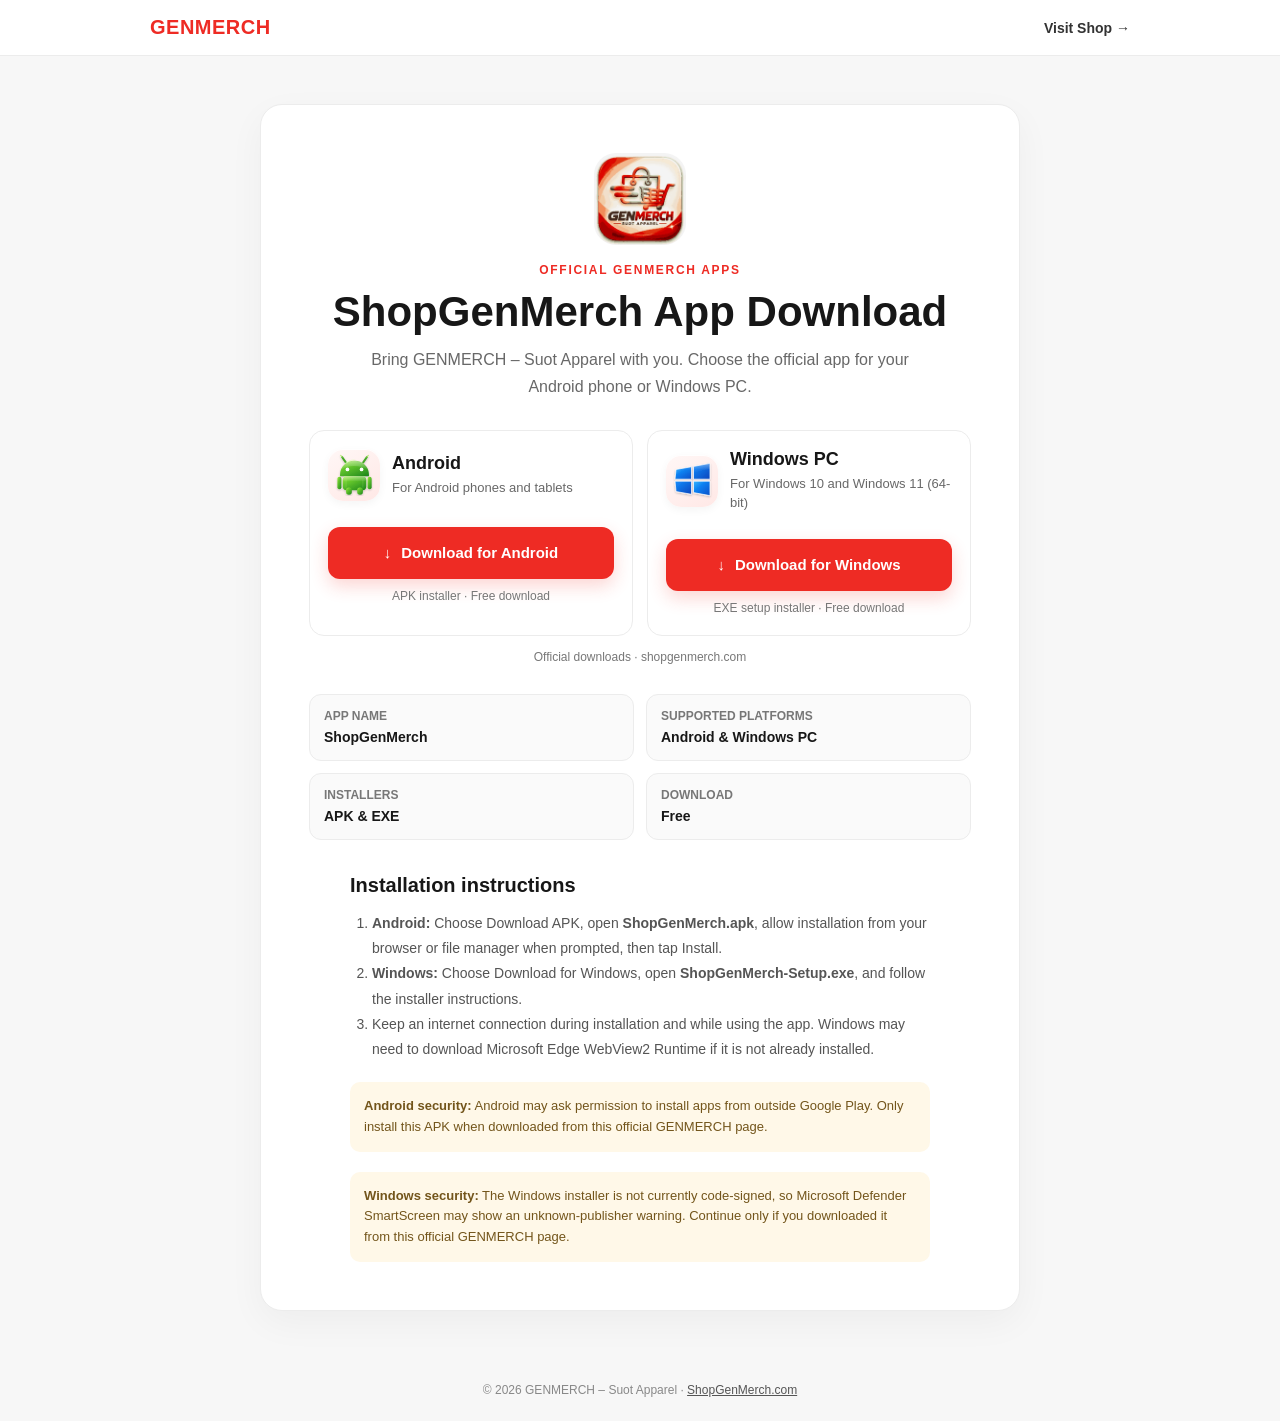
<file: app/index.html>
<!doctype html>
<html lang="en">
<head>
  <meta charset="utf-8">
  <meta name="viewport" content="width=device-width, initial-scale=1">
  <title>GENMERCH App Download – Android & Windows | ShopGenMerch</title>
  <meta name="description" content="Download the official ShopGenMerch app for Android phones and Windows PCs. Choose the Android APK or Windows 64-bit installer from GENMERCH.">
  <meta name="robots" content="index,follow,max-image-preview:large">
  <link rel="canonical" href="https://shopgenmerch.com/app/">
  <meta name="theme-color" content="#ee2b24">
  <meta property="og:type" content="website">
  <meta property="og:site_name" content="GENMERCH">
  <meta property="og:title" content="GENMERCH App Download – Android & Windows">
  <meta property="og:description" content="Download ShopGenMerch for Android or Windows PC from the official GENMERCH website.">
  <meta property="og:url" content="https://shopgenmerch.com/app/">
  <meta property="og:image" content="https://shopgenmerch.com/genmerch-social-logo.webp?v=20261101-share-1">
  <meta property="og:image:secure_url" content="https://shopgenmerch.com/genmerch-social-logo.webp?v=20261101-share-1">
  <meta property="og:image:type" content="image/webp">
  <meta property="og:image:width" content="320">
  <meta property="og:image:height" content="320">
  <meta property="og:image:alt" content="Official GENMERCH - Suot Apparel logo with rainbow shopping cart.">
  <link rel="image_src" href="https://shopgenmerch.com/genmerch-social-logo.webp?v=20261101-share-1">
  <meta name="twitter:card" content="summary_large_image">
  <meta name="twitter:title" content="GENMERCH App Download – Android & Windows">
  <meta name="twitter:description" content="Official ShopGenMerch app downloads for Android and Windows PC.">
  <meta name="twitter:image" content="https://shopgenmerch.com/genmerch-social-logo.webp?v=20261101-share-1">
  <meta name="twitter:image:alt" content="Official GENMERCH - Suot Apparel logo with rainbow shopping cart.">
    <link rel="icon" type="image/png" sizes="32x32" href="/icons/genmerch-favicon-32.png?v=20261101-share-1">
  <link rel="shortcut icon" href="/icons/genmerch-favicon-32.png?v=20261101-share-1">
  <link rel="apple-touch-icon" sizes="180x180" href="/apple-touch-icon.png?v=20261101-share-1">
  <meta name="application-name" content="GENMERCH - Suot Apparel">
  <meta name="apple-mobile-web-app-title" content="GENMERCH - Suot Apparel">
  <meta name="theme-color" content="#ee4d2d">

  <script type="application/ld+json">
  {
    "@context": "https://schema.org",
    "@type": "SoftwareApplication",
    "name": "ShopGenMerch",
    "alternateName": ["GENMERCH APK", "GENMERCH Android App", "ShopGenMerch Windows App"],
    "applicationCategory": "ShoppingApplication",
    "operatingSystem": ["Android", "Windows 10", "Windows 11"],
    "description": "Official ShopGenMerch Android app for the GENMERCH - Suot Apparel online store.",
    "url": "https://shopgenmerch.com/app/",
    "downloadUrl": "https://shopgenmerch.com/app/",
    "publisher": {
      "@type": "Organization",
      "name": "GENMERCH",
      "url": "https://shopgenmerch.com/"
    }
  }
  </script>
  <style>
    :root{color-scheme:light;--red:#ee2b24;--ink:#171717;--muted:#686868;--line:#ececec}
    *{box-sizing:border-box}
    body{margin:0;background:#f7f7f7;color:var(--ink);font-family:Arial,Helvetica,sans-serif;min-height:100vh;display:flex;flex-direction:column}
    header{background:#fff;border-bottom:1px solid var(--line);padding:16px 22px}
    .nav{max-width:980px;margin:auto;display:flex;align-items:center;justify-content:space-between;gap:16px}
    .brand{font-size:20px;font-weight:900;letter-spacing:.5px;color:var(--red);text-decoration:none}
    .back{color:#333;text-decoration:none;font-size:14px;font-weight:700}
    main{width:min(100% - 32px,760px);margin:48px auto;flex:1}
    .card{background:#fff;border:1px solid var(--line);border-radius:22px;padding:clamp(24px,5vw,48px);box-shadow:0 12px 36px rgba(0,0,0,.045);text-align:center}
    .app-icon{width:92px;height:92px;object-fit:contain;border-radius:22px;margin:0 auto 18px;display:block}
    .eyebrow{color:var(--red);font-size:12px;font-weight:800;letter-spacing:1.7px;text-transform:uppercase}
    h1{font-size:clamp(28px,6vw,42px);line-height:1.1;margin:12px 0}
    .intro{max-width:540px;margin:0 auto;color:var(--muted);font-size:16px;line-height:1.65}
    .download{display:inline-flex;align-items:center;justify-content:center;gap:10px;background:var(--red);color:#fff;text-decoration:none;font-weight:800;font-size:17px;padding:17px 28px;border-radius:12px;margin:28px auto 12px;min-height:56px;box-shadow:0 7px 18px rgba(238,43,36,.2)}
    .download:hover{background:#d9221c}
    .platform-options{display:grid;grid-template-columns:repeat(2,minmax(0,1fr));gap:14px;margin:30px 0 0;text-align:left}
    .platform-card{border:1px solid var(--line);border-radius:15px;padding:18px;background:#fff;min-width:0}
    .platform-top{display:flex;align-items:center;gap:12px;margin-bottom:10px}
    .platform-symbol{width:52px;height:52px;border-radius:15px;background:linear-gradient(145deg,#fff7f6,#ffe8e6);display:grid;place-items:center;flex:0 0 52px;box-shadow:inset 0 1px 0 rgba(255,255,255,.95),0 3px 8px rgba(0,0,0,.045);overflow:hidden}
    .platform-symbol img{display:block;width:43px;height:43px;object-fit:contain}
    .platform-card h2{font-size:18px;margin:0 0 4px}
    .platform-card p{color:var(--muted);font-size:13px;line-height:1.5;margin:0}
    .platform-card .download{width:100%;margin:16px 0 8px;padding:14px 12px;min-height:52px;font-size:15px}
    .platform-meta{font-size:12px!important;color:#777!important;text-align:center}
    .secure{font-size:12px;color:#777;margin:14px 0 0}
    .details{display:grid;grid-template-columns:repeat(2,minmax(0,1fr));gap:12px;margin:30px 0 0;text-align:left}
    .detail{background:#fafafa;border:1px solid var(--line);border-radius:12px;padding:14px}
    .detail strong{display:block;font-size:12px;color:#777;margin-bottom:5px}
    .detail span{font-size:14px;font-weight:700}
    .instructions{text-align:left;margin:34px auto 0;max-width:580px}
    .instructions h2{font-size:20px;margin-bottom:12px}
    .instructions ol{padding-left:22px;color:#555;line-height:1.8;font-size:14px}
    .notice{margin-top:20px;padding:14px;border-radius:10px;background:#fff8e8;color:#73551b;font-size:13px;line-height:1.6;text-align:left}
    footer{text-align:center;color:#888;font-size:12px;padding:24px}
    footer a{color:#555}
    @media(max-width:600px){main{margin:24px auto}.details{grid-template-columns:1fr}.platform-options{grid-template-columns:1fr}.card{border-radius:16px}.download{width:100%}}
  </style>
</head>
<body>
  <header>
    <nav class="nav" aria-label="Main navigation">
      <a class="brand" href="/">GENMERCH</a>
      <a class="back" href="/">Visit Shop →</a>
    </nav>
  </header>
  <main>
    <section class="card">
      <img class="app-icon" src="/icons/genmerch-app-192.png?v=20261101-3" alt="GENMERCH app icon" width="92" height="92">
      <div class="eyebrow">Official GENMERCH Apps</div>
      <h1>ShopGenMerch App Download</h1>
      <p class="intro">Bring GENMERCH – Suot Apparel with you. Choose the official app for your Android phone or Windows PC.</p>
      <div class="platform-options" aria-label="Choose your device">
        <section class="platform-card" aria-labelledby="android-title">
          <div class="platform-top">
            <div class="platform-symbol"><img src="/icons/platform-android.svg" alt="Android robot logo" width="43" height="43"></div>
            <div><h2 id="android-title">Android</h2><p>For Android phones and tablets</p></div>
          </div>
          <a class="download" href="/downloads/ShopGenMerch.apk" download="ShopGenMerch.apk" aria-label="Download ShopGenMerch Android APK"><span aria-hidden="true">↓</span> Download for Android</a>
          <p class="platform-meta">APK installer · Free download</p>
        </section>
        <section class="platform-card" aria-labelledby="windows-title">
          <div class="platform-top">
            <div class="platform-symbol"><img src="/icons/platform-windows.svg" alt="Windows logo" width="43" height="43"></div>
            <div><h2 id="windows-title">Windows PC</h2><p>For Windows 10 and Windows 11 (64-bit)</p></div>
          </div>
          <a class="download" href="/downloads/windows/ShopGenMerch-Setup.exe" download="ShopGenMerch-Setup.exe" aria-label="Download ShopGenMerch Windows installer"><span aria-hidden="true">↓</span> Download for Windows</a>
          <p class="platform-meta">EXE setup installer · Free download</p>
        </section>
      </div>
      <p class="secure">Official downloads · shopgenmerch.com</p>
      <div class="details">
        <div class="detail"><strong>APP NAME</strong><span>ShopGenMerch</span></div>
        <div class="detail"><strong>SUPPORTED PLATFORMS</strong><span>Android &amp; Windows PC</span></div>
        <div class="detail"><strong>INSTALLERS</strong><span>APK &amp; EXE</span></div>
        <div class="detail"><strong>DOWNLOAD</strong><span>Free</span></div>
      </div>
      <div class="instructions">
        <h2>Installation instructions</h2>
        <ol>
          <li><strong>Android:</strong> Choose Download APK, open <strong>ShopGenMerch.apk</strong>, allow installation from your browser or file manager when prompted, then tap Install.</li>
          <li><strong>Windows:</strong> Choose Download for Windows, open <strong>ShopGenMerch-Setup.exe</strong>, and follow the installer instructions.</li>
          <li>Keep an internet connection during installation and while using the app. Windows may need to download Microsoft Edge WebView2 Runtime if it is not already installed.</li>
        </ol>
        <div class="notice"><strong>Android security:</strong> Android may ask permission to install apps from outside Google Play. Only install this APK when downloaded from this official GENMERCH page.</div>
        <div class="notice"><strong>Windows security:</strong> The Windows installer is not currently code-signed, so Microsoft Defender SmartScreen may show an unknown-publisher warning. Continue only if you downloaded it from this official GENMERCH page.</div>
      </div>
    </section>
  </main>
  <footer>© <span id="year">2026</span> GENMERCH – Suot Apparel · <a href="/">ShopGenMerch.com</a></footer>
</body>
</html>
</file>
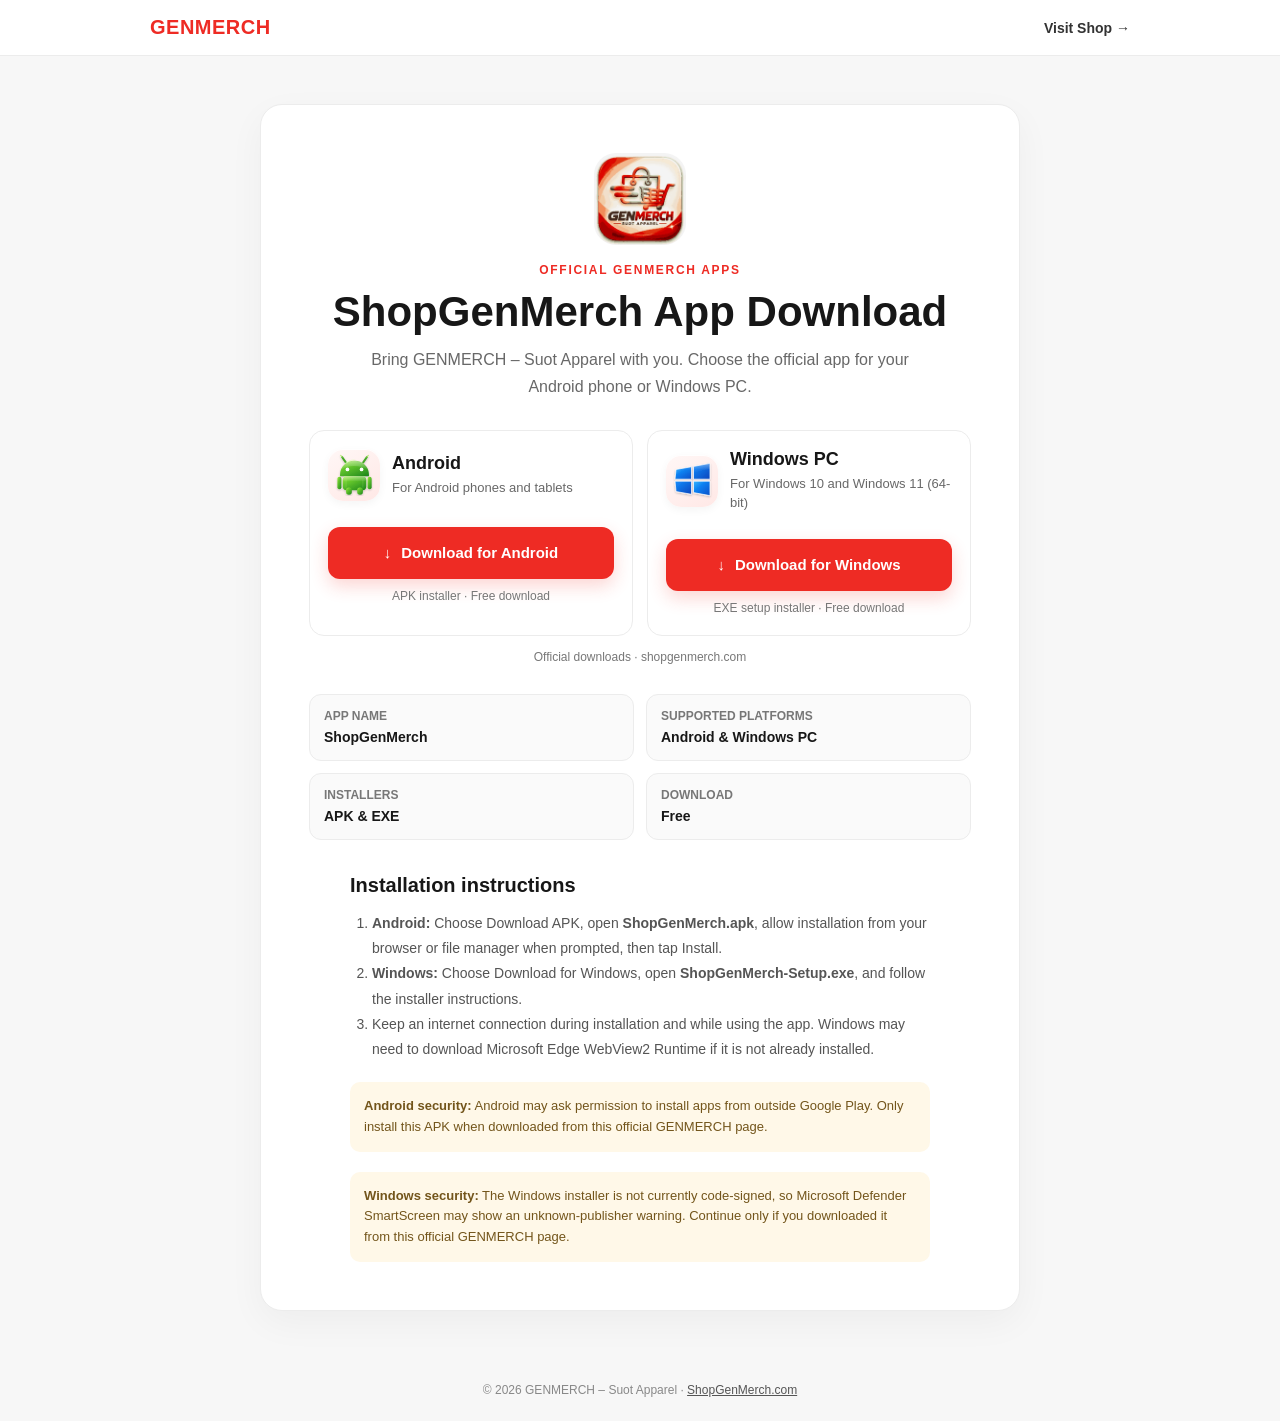
<file: download/index.html>
<!doctype html>
<html lang="en">
<head>
  <meta charset="utf-8">
  <meta name="viewport" content="width=device-width, initial-scale=1">
  <meta name="robots" content="noindex,follow">
  <link rel="canonical" href="https://shopgenmerch.com/app/">
  <meta http-equiv="refresh" content="0;url=/app/">
  <title>GENMERCH Android App Download</title>
  <script>window.location.replace("/app/");</script>
</head>
<body>
  <p>The official GENMERCH Android app download page has moved.
    <a href="/app/">Continue to the official GENMERCH app download page</a>.
  </p>
</body>
</html>
</file>
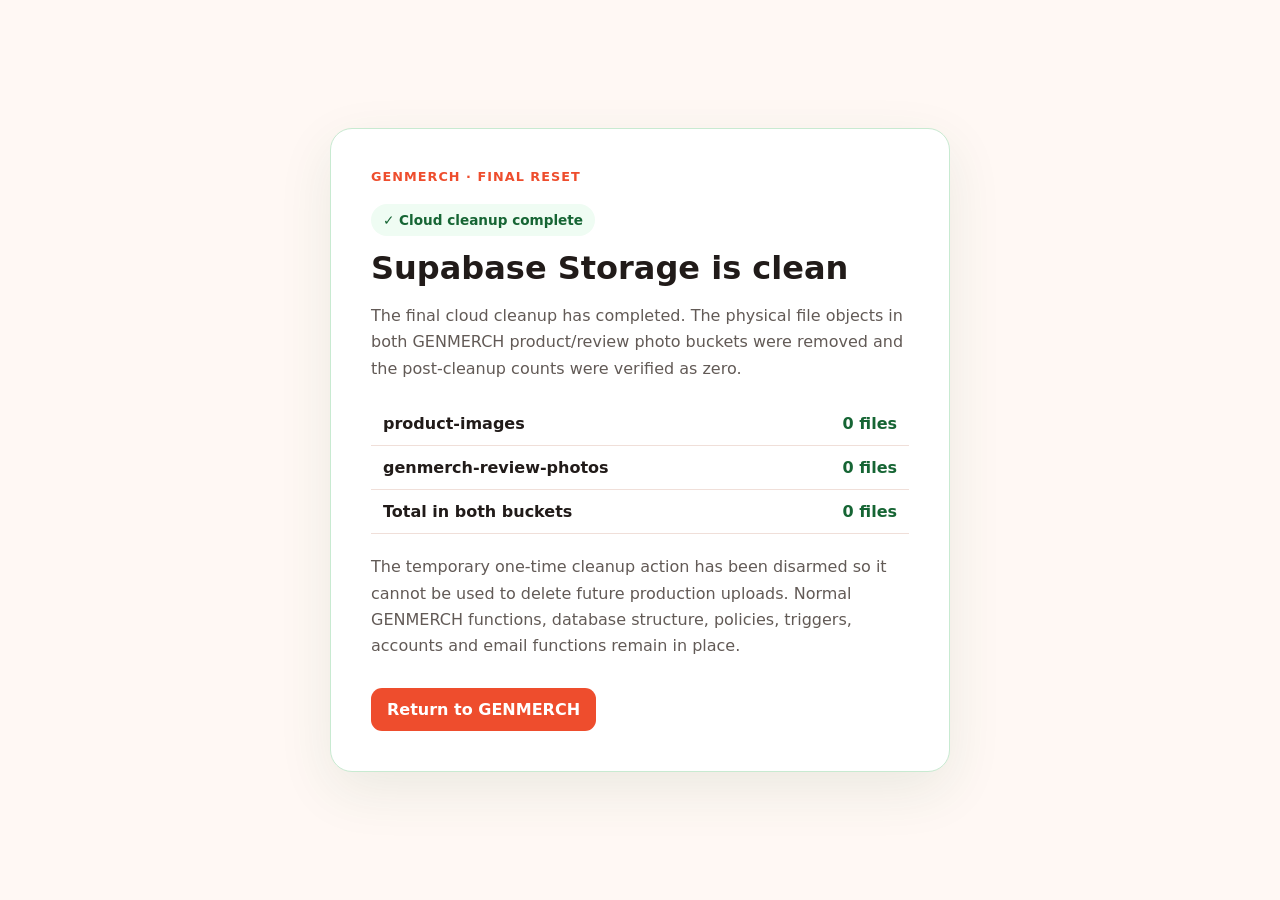
<file: cloud-cleanup-once.html>
<!doctype html>
<html lang="en">
<head>
  <meta charset="utf-8">
  <meta name="viewport" content="width=device-width, initial-scale=1">
  <meta name="robots" content="noindex,nofollow">
  <title>GENMERCH — Cloud Cleanup Complete</title>
  <style>
    :root{font-family:Lexend,Inter,system-ui,-apple-system,BlinkMacSystemFont,"Segoe UI",sans-serif;color:#211b19;background:#fff8f4}
    *{box-sizing:border-box}body{margin:0;min-height:100vh;display:grid;place-items:center;padding:22px}
    main{width:min(620px,100%);background:#fff;border:1px solid #c8ead1;border-radius:22px;padding:clamp(22px,5vw,40px);box-shadow:0 18px 55px rgba(30,90,48,.09)}
    .brand{font-size:.8rem;letter-spacing:.08em;font-weight:900;color:#ee4d2d;text-transform:uppercase}
    .status{display:inline-flex;gap:8px;align-items:center;margin-top:20px;padding:8px 12px;border-radius:999px;background:#effcf3;color:#166534;font-weight:850;font-size:.85rem}
    h1{font-size:clamp(1.45rem,4vw,2rem);line-height:1.15;margin:14px 0}
    p{line-height:1.65;color:#625a56}.counts{width:100%;border-collapse:collapse;margin:20px 0}.counts th,.counts td{text-align:left;padding:12px;border-bottom:1px solid #f0dfd9}.counts td:last-child{text-align:right;font-weight:900;color:#166534}
    a{display:inline-block;margin-top:12px;background:#ee4d2d;color:white;padding:12px 16px;border-radius:11px;text-decoration:none;font-weight:850}
  </style>
</head>
<body><main>
  <div class="brand">GENMERCH · Final reset</div>
  <div class="status">✓ Cloud cleanup complete</div>
  <h1>Supabase Storage is clean</h1>
  <p>The final cloud cleanup has completed. The physical file objects in both GENMERCH product/review photo buckets were removed and the post-cleanup counts were verified as zero.</p>
  <table class="counts" aria-label="Verified Storage file counts">
    <tbody>
      <tr><th scope="row">product-images</th><td>0 files</td></tr>
      <tr><th scope="row">genmerch-review-photos</th><td>0 files</td></tr>
      <tr><th scope="row">Total in both buckets</th><td>0 files</td></tr>
    </tbody>
  </table>
  <p>The temporary one-time cleanup action has been disarmed so it cannot be used to delete future production uploads. Normal GENMERCH functions, database structure, policies, triggers, accounts and email functions remain in place.</p>
  <a href="/">Return to GENMERCH</a>
</main></body>
</html>
</file>
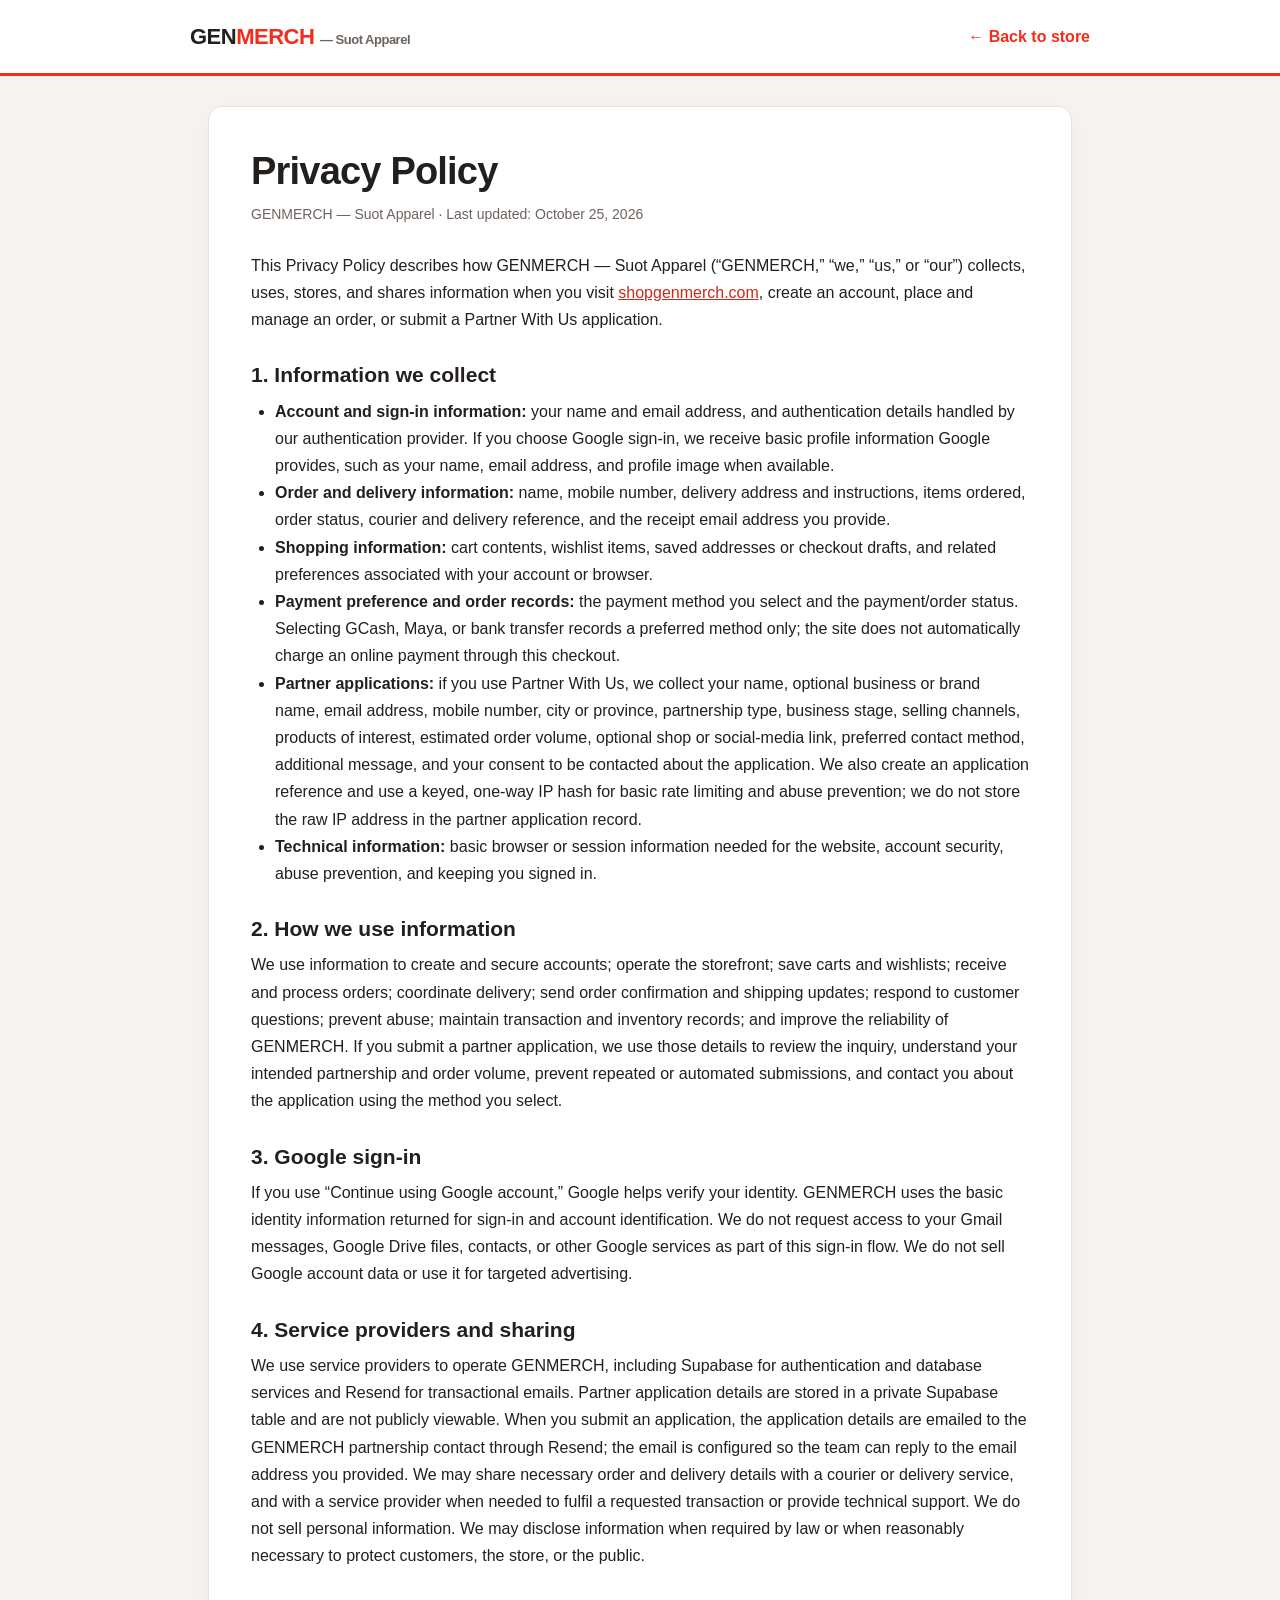
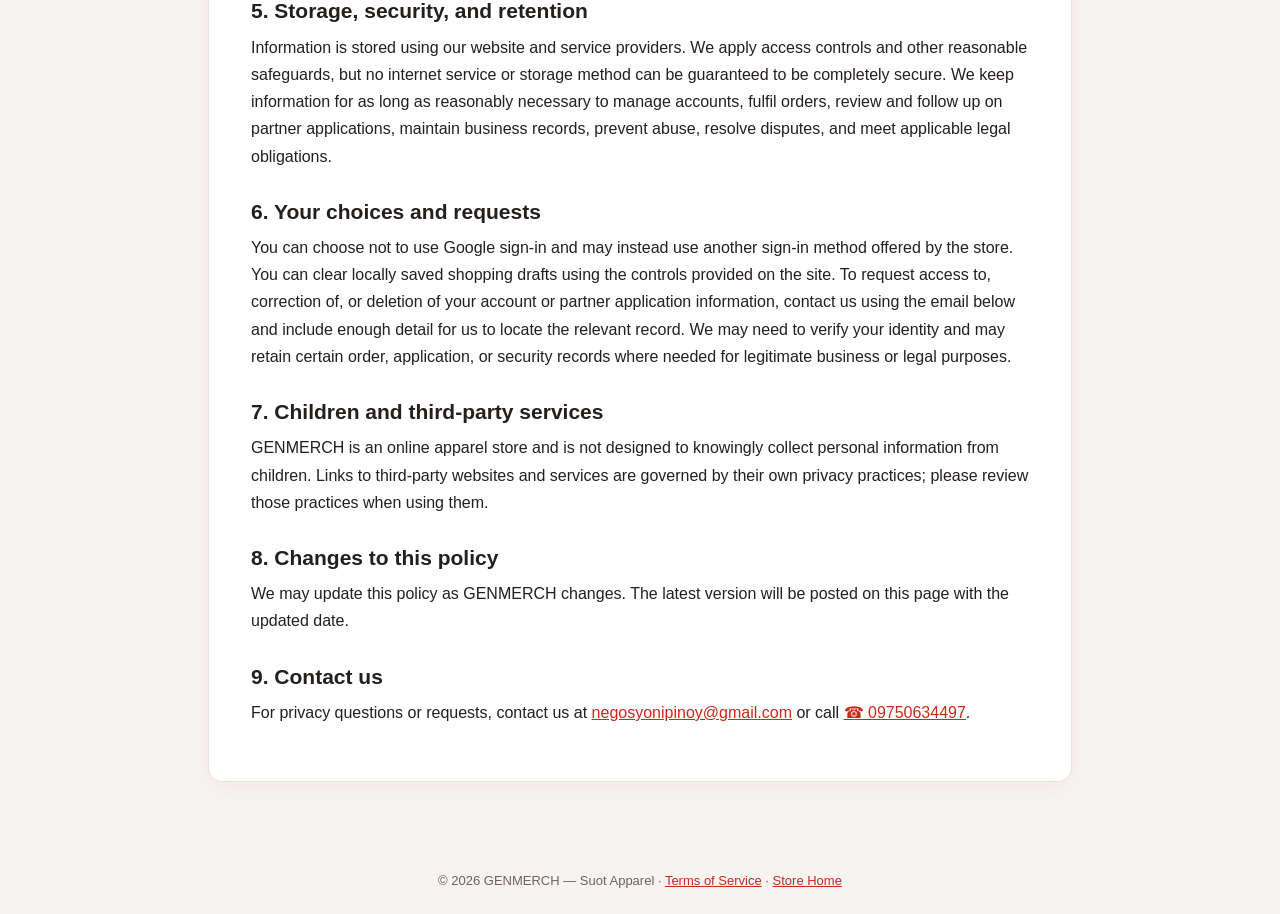
<file: privacy.html>
<!doctype html>
<html lang="en">
<head>
  <meta charset="utf-8">
  <meta name="viewport" content="width=device-width, initial-scale=1">
  <meta name="robots" content="index,follow">
  <meta name="description" content="GENMERCH - Suot Apparel Privacy Policy explaining how account, order, and Google sign-in information is handled.">
  <link rel="canonical" href="https://shopgenmerch.com/privacy.html">
  <title>Privacy Policy | GENMERCH - Suot Apparel</title>
    <meta property="og:locale" content="en_PH">
  <meta property="og:site_name" content="GENMERCH - Suot Apparel">
  <meta property="og:title" content="Privacy Policy | GENMERCH - Suot Apparel">
  <meta property="og:description" content="Read the GENMERCH - Suot Apparel privacy policy and learn how customer account and order information is handled.">
  <meta property="og:type" content="website">
  <meta property="og:url" content="https://shopgenmerch.com/privacy.html">
  <meta property="og:image" content="https://shopgenmerch.com/genmerch-social-logo.webp?v=20261101-share-1">
  <meta property="og:image:secure_url" content="https://shopgenmerch.com/genmerch-social-logo.webp?v=20261101-share-1">
  <meta property="og:image:type" content="image/webp">
  <meta property="og:image:width" content="320">
  <meta property="og:image:height" content="320">
  <meta property="og:image:alt" content="Official GENMERCH - Suot Apparel logo with rainbow shopping cart.">
  <link rel="image_src" href="https://shopgenmerch.com/genmerch-social-logo.webp?v=20261101-share-1">
  <meta name="twitter:card" content="summary_large_image">
  <meta name="twitter:title" content="Privacy Policy | GENMERCH - Suot Apparel">
  <meta name="twitter:description" content="Read the GENMERCH - Suot Apparel privacy policy and learn how customer account and order information is handled.">
  <meta name="twitter:image" content="https://shopgenmerch.com/genmerch-social-logo.webp?v=20261101-share-1">
  <meta name="twitter:image:alt" content="Official GENMERCH - Suot Apparel logo with rainbow shopping cart.">
  <link rel="icon" type="image/png" sizes="32x32" href="/icons/genmerch-favicon-32.png?v=20261101-share-1">
  <link rel="shortcut icon" href="/icons/genmerch-favicon-32.png?v=20261101-share-1">
  <link rel="apple-touch-icon" sizes="180x180" href="/apple-touch-icon.png?v=20261101-share-1">
  <meta name="application-name" content="GENMERCH - Suot Apparel">
  <meta name="apple-mobile-web-app-title" content="GENMERCH - Suot Apparel">
  <meta name="theme-color" content="#ee4d2d">
<style>
    :root{color-scheme:light;--red:#f32d1b;--ink:#231f1d;--muted:#6d625d;--line:#eee0da;--paper:#fffaf7}
    *{box-sizing:border-box}body{margin:0;background:#f7f3f1;color:var(--ink);font:16px/1.7 Arial,Helvetica,sans-serif}
    header{background:#fff;border-bottom:3px solid var(--red);padding:18px 20px}
    .bar{max-width:900px;margin:auto;display:flex;align-items:center;justify-content:space-between;gap:16px;flex-wrap:wrap}
    .brand{font-size:22px;font-weight:900;letter-spacing:-.5px;text-decoration:none;color:var(--ink)}.brand span{color:var(--red)}
    .back{color:var(--red);font-weight:700;text-decoration:none}
    main{max-width:900px;margin:30px auto;padding:0 18px 36px}
    article{background:#fff;border:1px solid var(--line);border-radius:14px;padding:clamp(20px,4vw,42px);box-shadow:0 7px 24px #4220150a}
    h1{font-size:clamp(28px,4vw,38px);line-height:1.2;margin:0 0 8px;letter-spacing:-.8px}
    .updated{color:var(--muted);font-size:14px;margin:0 0 25px}
    h2{font-size:21px;line-height:1.35;margin:28px 0 8px}p{margin:8px 0 13px}ul{padding-left:24px;margin:8px 0 16px}
    a{color:#c92a19}footer{text-align:center;padding:22px 16px;color:var(--muted);font-size:13px}
    @media(max-width:520px){header{padding:15px}main{margin:18px auto}.brand{font-size:19px}article{border-radius:10px}}
  </style>
</head>
<body>
<header><div class="bar"><a class="brand" href="https://shopgenmerch.com/">GEN<span>MERCH</span> <small style="font-size:13px;color:#6d625d;font-weight:600">— Suot Apparel</small></a><a class="back" href="https://shopgenmerch.com/">← Back to store</a></div></header>
<main><article>
<h1>Privacy Policy</h1>
<p class="updated">GENMERCH — Suot Apparel · Last updated: October 25, 2026</p>
<p>This Privacy Policy describes how GENMERCH — Suot Apparel (“GENMERCH,” “we,” “us,” or “our”) collects, uses, stores, and shares information when you visit <a href="https://shopgenmerch.com/">shopgenmerch.com</a>, create an account, place and manage an order, or submit a Partner With Us application.</p>

<h2>1. Information we collect</h2>
<ul>
<li><strong>Account and sign-in information:</strong> your name and email address, and authentication details handled by our authentication provider. If you choose Google sign-in, we receive basic profile information Google provides, such as your name, email address, and profile image when available.</li>
<li><strong>Order and delivery information:</strong> name, mobile number, delivery address and instructions, items ordered, order status, courier and delivery reference, and the receipt email address you provide.</li>
<li><strong>Shopping information:</strong> cart contents, wishlist items, saved addresses or checkout drafts, and related preferences associated with your account or browser.</li>
<li><strong>Payment preference and order records:</strong> the payment method you select and the payment/order status. Selecting GCash, Maya, or bank transfer records a preferred method only; the site does not automatically charge an online payment through this checkout.</li>
<li><strong>Partner applications:</strong> if you use Partner With Us, we collect your name, optional business or brand name, email address, mobile number, city or province, partnership type, business stage, selling channels, products of interest, estimated order volume, optional shop or social-media link, preferred contact method, additional message, and your consent to be contacted about the application. We also create an application reference and use a keyed, one-way IP hash for basic rate limiting and abuse prevention; we do not store the raw IP address in the partner application record.</li>
<li><strong>Technical information:</strong> basic browser or session information needed for the website, account security, abuse prevention, and keeping you signed in.</li>
</ul>

<h2>2. How we use information</h2>
<p>We use information to create and secure accounts; operate the storefront; save carts and wishlists; receive and process orders; coordinate delivery; send order confirmation and shipping updates; respond to customer questions; prevent abuse; maintain transaction and inventory records; and improve the reliability of GENMERCH. If you submit a partner application, we use those details to review the inquiry, understand your intended partnership and order volume, prevent repeated or automated submissions, and contact you about the application using the method you select.</p>

<h2>3. Google sign-in</h2>
<p>If you use “Continue using Google account,” Google helps verify your identity. GENMERCH uses the basic identity information returned for sign-in and account identification. We do not request access to your Gmail messages, Google Drive files, contacts, or other Google services as part of this sign-in flow. We do not sell Google account data or use it for targeted advertising.</p>

<h2>4. Service providers and sharing</h2>
<p>We use service providers to operate GENMERCH, including Supabase for authentication and database services and Resend for transactional emails. Partner application details are stored in a private Supabase table and are not publicly viewable. When you submit an application, the application details are emailed to the GENMERCH partnership contact through Resend; the email is configured so the team can reply to the email address you provided. We may share necessary order and delivery details with a courier or delivery service, and with a service provider when needed to fulfil a requested transaction or provide technical support. We do not sell personal information. We may disclose information when required by law or when reasonably necessary to protect customers, the store, or the public.</p>

<h2>5. Storage, security, and retention</h2>
<p>Information is stored using our website and service providers. We apply access controls and other reasonable safeguards, but no internet service or storage method can be guaranteed to be completely secure. We keep information for as long as reasonably necessary to manage accounts, fulfil orders, review and follow up on partner applications, maintain business records, prevent abuse, resolve disputes, and meet applicable legal obligations.</p>

<h2>6. Your choices and requests</h2>
<p>You can choose not to use Google sign-in and may instead use another sign-in method offered by the store. You can clear locally saved shopping drafts using the controls provided on the site. To request access to, correction of, or deletion of your account or partner application information, contact us using the email below and include enough detail for us to locate the relevant record. We may need to verify your identity and may retain certain order, application, or security records where needed for legitimate business or legal purposes.</p>

<h2>7. Children and third-party services</h2>
<p>GENMERCH is an online apparel store and is not designed to knowingly collect personal information from children. Links to third-party websites and services are governed by their own privacy practices; please review those practices when using them.</p>

<h2>8. Changes to this policy</h2>
<p>We may update this policy as GENMERCH changes. The latest version will be posted on this page with the updated date.</p>

<h2>9. Contact us</h2>
<p>For privacy questions or requests, contact us at <a href="mailto:negosyonipinoy@gmail.com">negosyonipinoy@gmail.com</a> or call <a href="tel:09750634497">☎ 09750634497</a>.</p>
</article></main>
<footer>© 2026 GENMERCH — Suot Apparel · <a href="https://shopgenmerch.com/terms.html">Terms of Service</a> · <a href="https://shopgenmerch.com/">Store Home</a></footer>
</body>
</html>
</file>
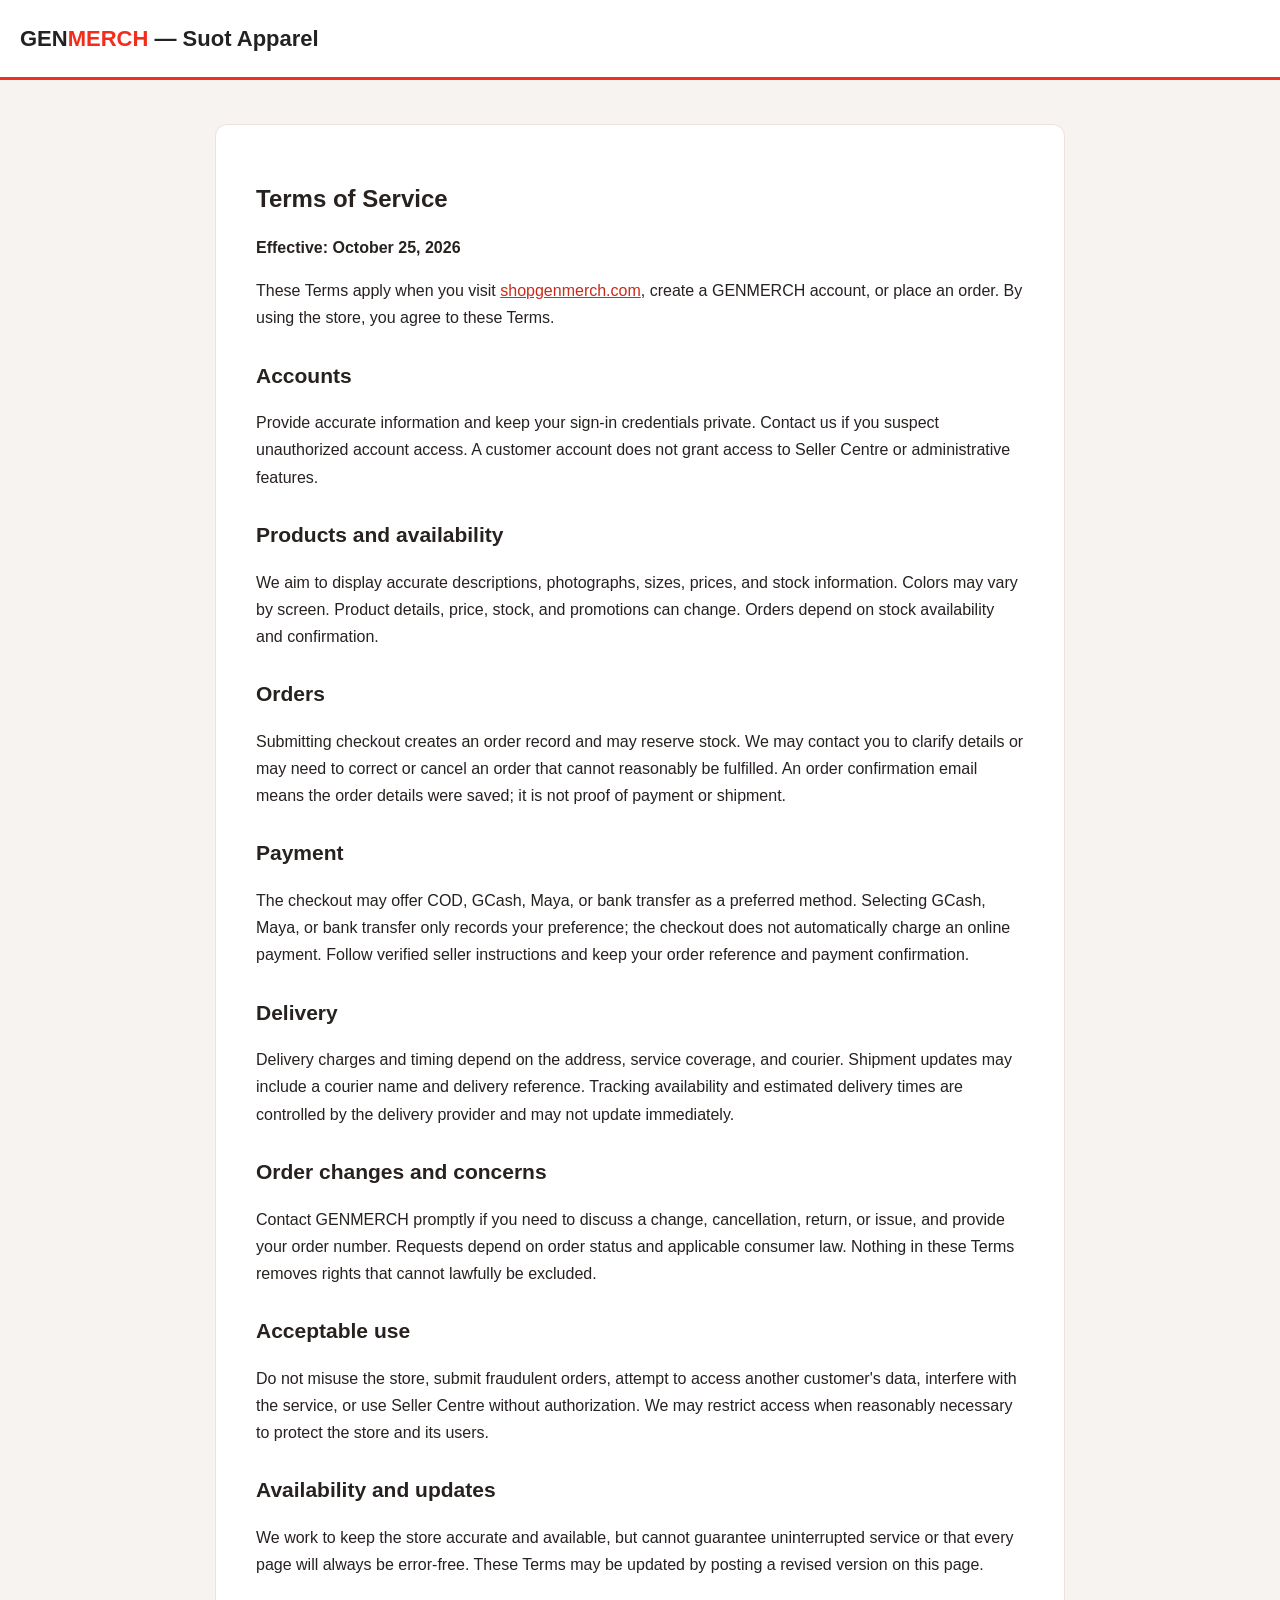
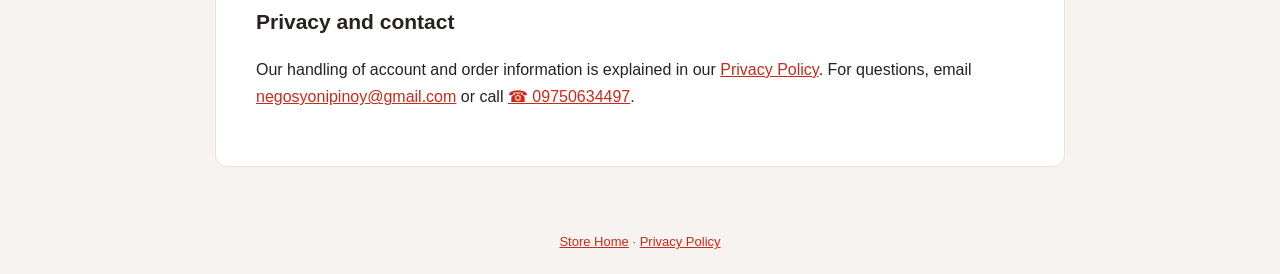
<file: terms.html>
<!doctype html><html lang="en"><head><meta charset="utf-8"><meta name="viewport" content="width=device-width,initial-scale=1"><meta name="description" content="Terms of Service for GENMERCH - Suot Apparel."><link rel="canonical" href="https://shopgenmerch.com/terms.html"><title>Terms of Service | GENMERCH</title>  <meta property="og:locale" content="en_PH">
  <meta property="og:site_name" content="GENMERCH - Suot Apparel">
  <meta property="og:title" content="Terms of Service | GENMERCH - Suot Apparel">
  <meta property="og:description" content="Read the Terms of Service for GENMERCH - Suot Apparel.">
  <meta property="og:type" content="website">
  <meta property="og:url" content="https://shopgenmerch.com/terms.html">
  <meta property="og:image" content="https://shopgenmerch.com/genmerch-social-logo.webp?v=20261101-share-1">
  <meta property="og:image:secure_url" content="https://shopgenmerch.com/genmerch-social-logo.webp?v=20261101-share-1">
  <meta property="og:image:type" content="image/webp">
  <meta property="og:image:width" content="320">
  <meta property="og:image:height" content="320">
  <meta property="og:image:alt" content="Official GENMERCH - Suot Apparel logo with rainbow shopping cart.">
  <link rel="image_src" href="https://shopgenmerch.com/genmerch-social-logo.webp?v=20261101-share-1">
  <meta name="twitter:card" content="summary_large_image">
  <meta name="twitter:title" content="Terms of Service | GENMERCH - Suot Apparel">
  <meta name="twitter:description" content="Read the Terms of Service for GENMERCH - Suot Apparel.">
  <meta name="twitter:image" content="https://shopgenmerch.com/genmerch-social-logo.webp?v=20261101-share-1">
  <meta name="twitter:image:alt" content="Official GENMERCH - Suot Apparel logo with rainbow shopping cart.">
  <link rel="icon" type="image/png" sizes="32x32" href="/icons/genmerch-favicon-32.png?v=20261101-share-1">
  <link rel="shortcut icon" href="/icons/genmerch-favicon-32.png?v=20261101-share-1">
  <link rel="apple-touch-icon" sizes="180x180" href="/apple-touch-icon.png?v=20261101-share-1">
  <meta name="application-name" content="GENMERCH - Suot Apparel">
  <meta name="apple-mobile-web-app-title" content="GENMERCH - Suot Apparel">
  <meta name="theme-color" content="#ee4d2d">
<style>body{margin:0;background:#f7f3f1;color:#27211f;font:16px/1.7 Arial,sans-serif}header,main,footer{padding:20px}header{background:#fff;border-bottom:3px solid #f32d1b}main{max-width:850px;margin:24px auto}article{background:#fff;padding:clamp(20px,4vw,40px);border:1px solid #eee0da;border-radius:12px}h1{line-height:1.2}h2{margin:26px 0 8px;font-size:21px}a{color:#c92a19}.brand{font-weight:900;font-size:22px;text-decoration:none;color:#222}.brand span{color:#f32d1b}footer{text-align:center;color:#6d625d;font-size:13px}</style></head><body><header><a class="brand" href="https://shopgenmerch.com/">GEN<span>MERCH</span> — Suot Apparel</a></header><main><article><h1>Terms of Service</h1><p><strong>Effective: October 25, 2026</strong></p><p>These Terms apply when you visit <a href="https://shopgenmerch.com/">shopgenmerch.com</a>, create a GENMERCH account, or place an order. By using the store, you agree to these Terms.</p><h2>Accounts</h2><p>Provide accurate information and keep your sign-in credentials private. Contact us if you suspect unauthorized account access. A customer account does not grant access to Seller Centre or administrative features.</p><h2>Products and availability</h2><p>We aim to display accurate descriptions, photographs, sizes, prices, and stock information. Colors may vary by screen. Product details, price, stock, and promotions can change. Orders depend on stock availability and confirmation.</p><h2>Orders</h2><p>Submitting checkout creates an order record and may reserve stock. We may contact you to clarify details or may need to correct or cancel an order that cannot reasonably be fulfilled. An order confirmation email means the order details were saved; it is not proof of payment or shipment.</p><h2>Payment</h2><p>The checkout may offer COD, GCash, Maya, or bank transfer as a preferred method. Selecting GCash, Maya, or bank transfer only records your preference; the checkout does not automatically charge an online payment. Follow verified seller instructions and keep your order reference and payment confirmation.</p><h2>Delivery</h2><p>Delivery charges and timing depend on the address, service coverage, and courier. Shipment updates may include a courier name and delivery reference. Tracking availability and estimated delivery times are controlled by the delivery provider and may not update immediately.</p><h2>Order changes and concerns</h2><p>Contact GENMERCH promptly if you need to discuss a change, cancellation, return, or issue, and provide your order number. Requests depend on order status and applicable consumer law. Nothing in these Terms removes rights that cannot lawfully be excluded.</p><h2>Acceptable use</h2><p>Do not misuse the store, submit fraudulent orders, attempt to access another customer's data, interfere with the service, or use Seller Centre without authorization. We may restrict access when reasonably necessary to protect the store and its users.</p><h2>Availability and updates</h2><p>We work to keep the store accurate and available, but cannot guarantee uninterrupted service or that every page will always be error-free. These Terms may be updated by posting a revised version on this page.</p><h2>Privacy and contact</h2><p>Our handling of account and order information is explained in our <a href="https://shopgenmerch.com/privacy.html">Privacy Policy</a>. For questions, email <a href="mailto:negosyonipinoy@gmail.com">negosyonipinoy@gmail.com</a> or call <a href="tel:09750634497">☎ 09750634497</a>.</p></article></main><footer><a href="https://shopgenmerch.com/">Store Home</a> · <a href="https://shopgenmerch.com/privacy.html">Privacy Policy</a></footer></body></html>
</file>
